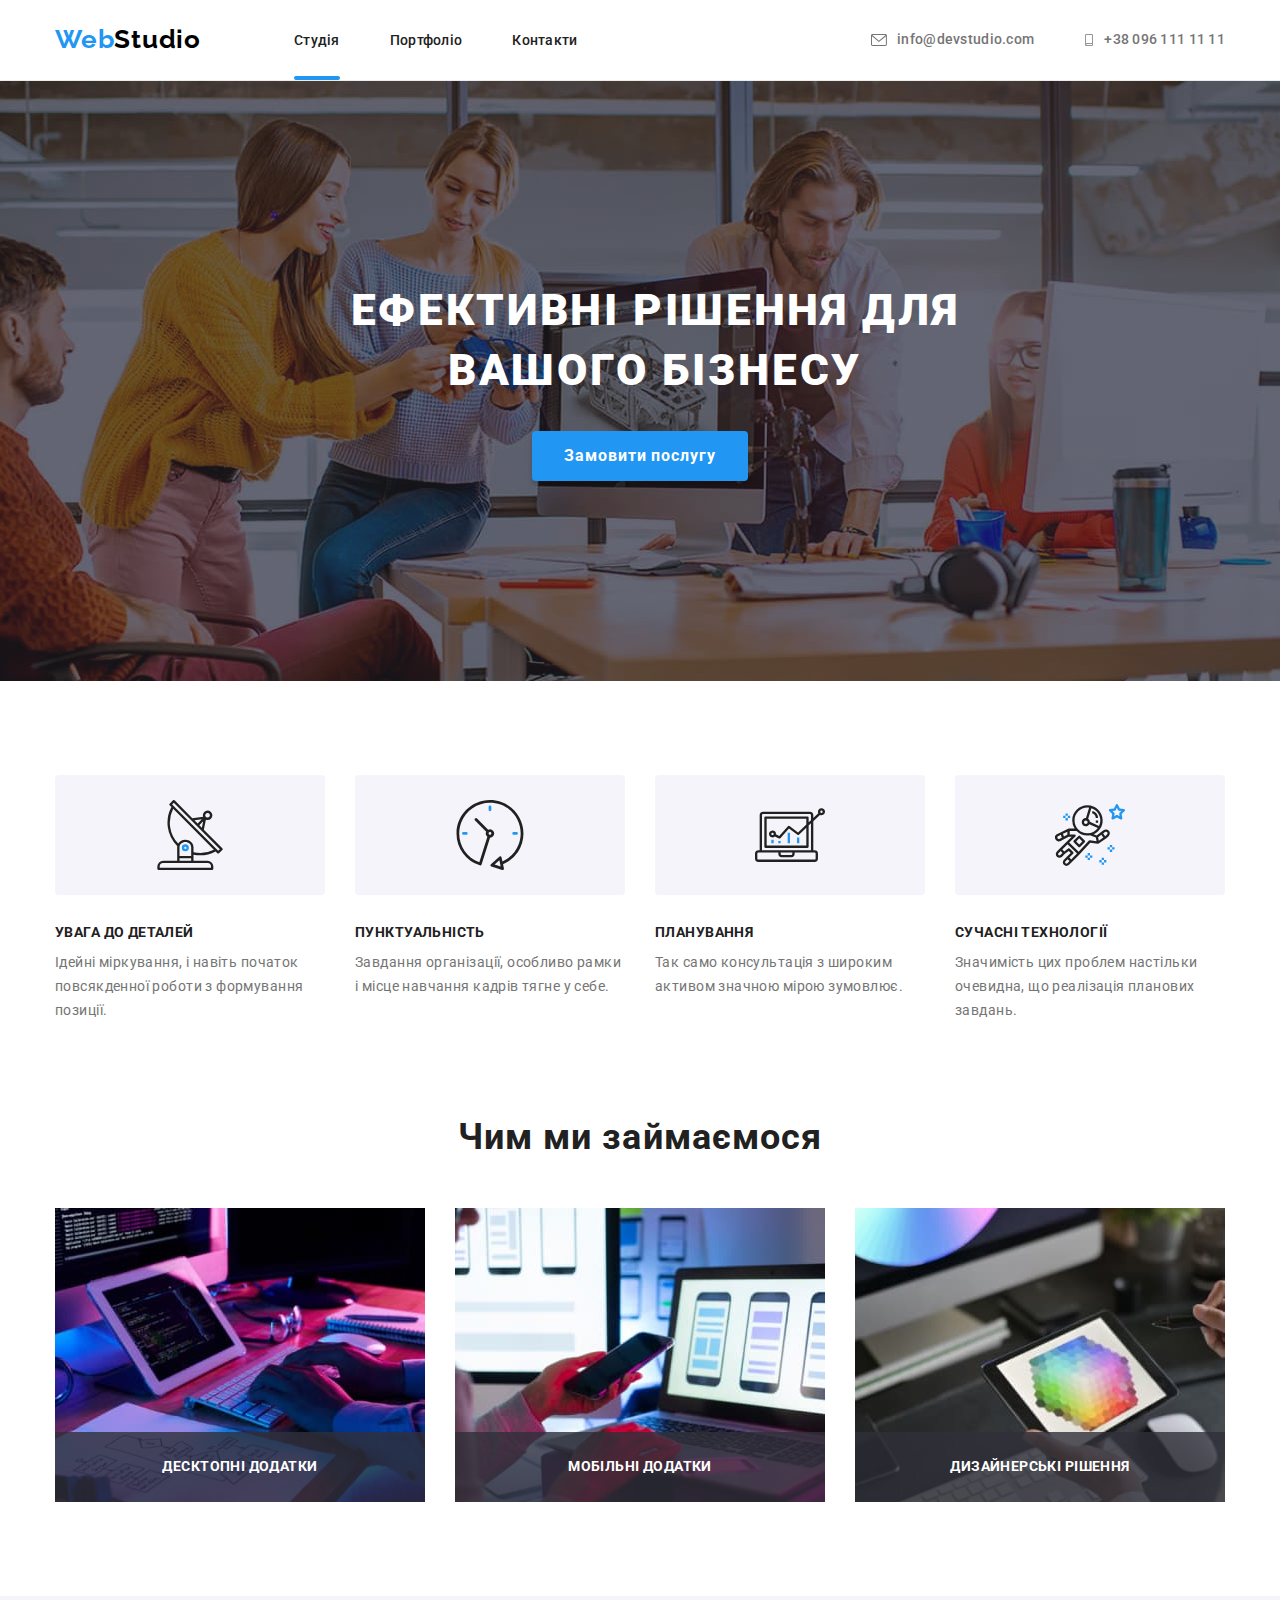
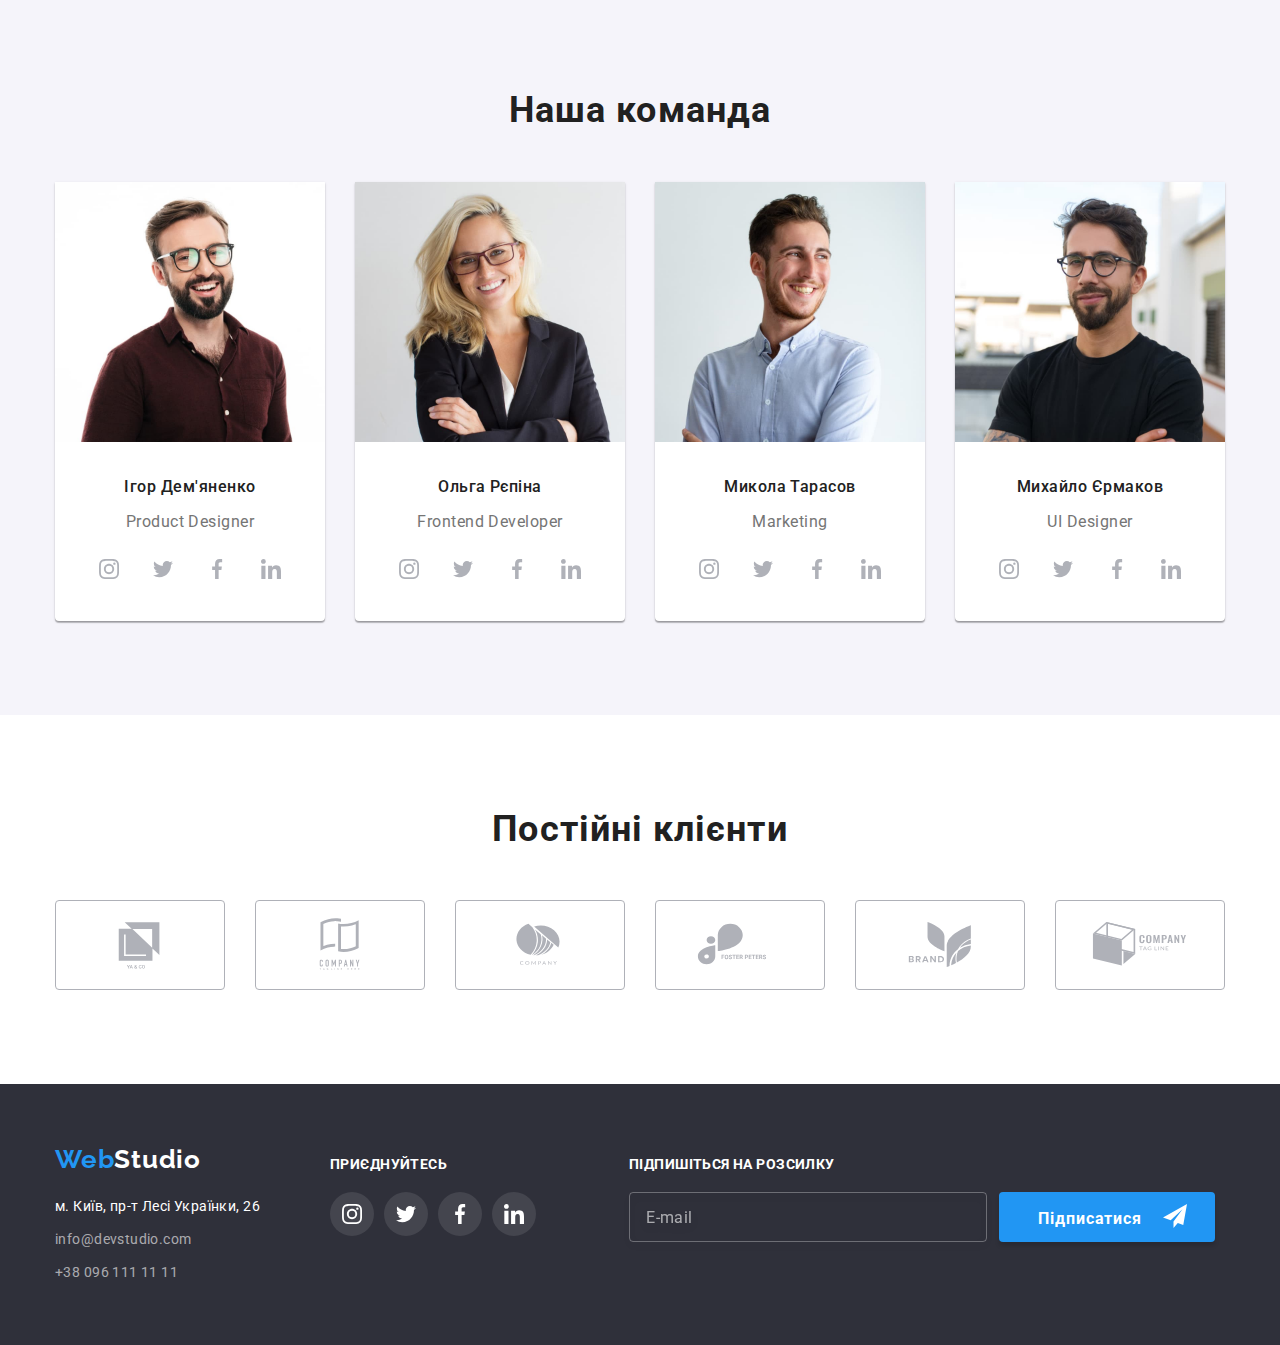
<file: index.html>
<!DOCTYPE html>
<html lang="uk">
  <head>
    <meta charset="UTF-8" />
    <meta http-equiv="X-UA-Compatible" content="IE=edge" />
    <meta name="viewport" content="width=device-width, initial-scale=1.0" />
    <title>Студія</title>
    <link
      rel="stylesheet"
      href="https://cdnjs.cloudflare.com/ajax/libs/modern-normalize/1.1.0/modern-normalize.min.css"
    />
    <link rel="preconnect" href="https://fonts.googleapis.com" />
    <link rel="preconnect" href="https://fonts.gstatic.com" crossorigin />
    <link
      href="https://fonts.googleapis.com/css2?family=Raleway:wght@700&family=Roboto:wght@400;500;700;900&display=swap"
      rel="stylesheet"
    />
    <!-- <link rel="stylesheet" href="./css/styles.css"/> -->
    <link rel="stylesheet" href="./css/main.min.css"/>
  </head>
  <body class="body">
    <header class="top">
      <div class="container header-container">
        <nav class="header-nav">
          <a href="./index.html" class="logo"
            ><span class="logo-text">Web</span>Studio</a
          >
          <ul class="list nav">
            <li><a href="./index.html" class="site-nav site-nav--current">Студія</a></li>
            <li><a href="./portfolio.html" class="site-nav">Портфоліо</a></li>
            <li><a href="" class="site-nav">Контакти</a></li>
          </ul>
        </nav>
        <div class="header-contacts">
          <a href="mailto:info@devstudio.com" class="contacts mail"
            ><svg class="mail-icon" width="16" height="12">
              <use href="./images/icons.svg#icon-envelope"></use>
            </svg>info@devstudio.com</a>
          <a href="tel:+380961111111" class="contacts phone">
            <svg class="phone-icon" width="10" height="12">
              <use href="./images/icons.svg#icon-smartphone"></use>
            </svg>+38 096 111 11 11</a>
        </div>
      </div>
    </header>
    <main>
      <section class="section hero overlay">
        <div class="container">
          <h1 class="hero-heading">Ефективні рішення для вашого бізнесу</h1>
          <button type="button" class="hero-button" data-modal-open>Замовити послугу</button>
        </div>
      </section>
      <section class="section benefits">
        <div class="container">
          <h2 class="invisible">Наші переваги</h2>
          <ul class="list list-ideograph">
            <li class="list-ideograph__item">
              <div class="list-ideograph__ill">
                <svg width="70" height="70">
                  <use href="./images/icons.svg#icon-antenna"></use>
                </svg>
              </div>

              <h3 class="list-ideograph__head">УВАГА ДО ДЕТАЛЕЙ</h3>
              <p class="list-ideograph__description">
                Ідейні міркування, і навіть початок повсякденної роботи з
                формування позиції.
              </p>
            </li>
            <li class="list-ideograph__item">
              <div class="list-ideograph__ill">
                <svg width="70" height="70">
                  <use href="./images/icons.svg#icon-clock"></use>
                </svg>
              </div>

              <h3 class="list-ideograph__head">ПУНКТУАЛЬНІСТЬ</h3>
              <p class="list-ideograph__description">
                Завдання організації, особливо рамки і місце навчання кадрів
                тягне у себе.
              </p>
            </li>
            <li class="list-ideograph__item">
              <div class="list-ideograph__ill">
                <svg width="70" height="70">
                  <use href="./images/icons.svg#icon-diagram"></use>
                </svg>
              </div>

              <h3 class="list-ideograph__head">ПЛАНУВАННЯ</h3>
              <p class="list-ideograph__description">
                Так само консультація з широким активом значною мірою зумовлює.
              </p>
            </li>
            <li class="list-ideograph__item">
              <div class="list-ideograph__ill">
                <svg width="70" height="70">
                  <use href="./images/icons.svg#icon-astronaut"></use>
                </svg>
              </div>

              <h3 class="list-ideograph__head">СУЧАСНІ ТЕХНОЛОГІЇ</h3>
              <p class="list-ideograph__description">
                Значимість цих проблем настільки очевидна, що реалізація
                планових завдань.
              </p>
            </li>
          </ul>
        </div>
      </section>
      <section class="section">
        <div class="container captioned-image">
          <h2 class="captioned-image__section-head">Чим ми займаємося</h2>
          <ul class="list captioned-image__list">
            <li class="captioned-image__item">
              <div class="captioned-image__products">
                <img
                src="./images/img1.jpg"
                alt="Руки людини на клавіатурі при роботі з планшетом та комп'ютером"
                width="370" 
                class="captioned-image__img"/>
              <h3 class="captioned-image__head">Десктопні додатки</h3>
              </div>
            </li>
            <li class="captioned-image__item">
              <div class="captioned-image__products">
                 <img
                src="./images/img2.jpg"
                alt="У руці людини телефон, інша на тачпаді ноутбука"
                width="370" 
                class="captioned-image__img"/>
              <h3 class="captioned-image__head">Мобільні додатки</h3>
              </div> 
            </li>
            <li class="captioned-image__item">
              <div class="captioned-image__products">
                <img src="./images/img3.jpg" alt="Планшет у руках" 
                width="370" 
                class="captioned-image__img" />
              <h3 class="captioned-image__head">Дизайнерські рішення</h3>
              </div>
            </li>
          </ul>
        </div>
      </section>
        <section class="section team-section">
        <div class="container">
          <h2 class="team">Наша команда</h2>
          <ul class="list list-team">
            <li class="team-item">
              <img
                src="./images/ihor.jpg"
                alt="Ігор Дем'яненко"
                width="270"
                class="img-member"
              />
              <div class="card-description">
                <h3 class="team-member">Ігор Дем'яненко</h3>
                <p class="position">Product Designer</p>
                <ul class="member-soc-list list">
                  <li class="member-soc-item">
                    <a
                      href=""
                      target="_blank"
                      rel="noreferrer noopener"
                      class="member-soc-link link"
                    >
                      <svg class="member-soc-icon" width="20" height="20">
                        <use href="./images/icons.svg#icon-instagram"></use>
                      </svg>
                    </a>
                  </li>
                  <li class="member-soc-item">
                    <a
                      href=""
                      target="_blank"
                      rel="noreferrer noopener"
                      class="member-soc-link link"
                    >
                      <svg class="member-soc-icon" width="20" height="20">
                        <use href="./images/icons.svg#icon-twitter"></use>
                      </svg>
                    </a>
                  </li>
                  <li class="member-soc-item">
                    <a
                      href=""
                      target="_blank"
                      rel="noreferrer noopener"
                      class="member-soc-link link"
                    >
                      <svg class="member-soc-icon" width="20" height="20">
                        <use href="./images/icons.svg#icon-facebook"></use>
                      </svg>
                    </a>
                  </li>
                  <li class="member-soc-item">
                    <a
                      href=""
                      target="_blank"
                      rel="noreferrer noopener"
                      class="member-soc-link link"
                    >
                      <svg class="member-soc-icon" width="20" height="20">
                        <use href="./images/icons.svg#icon-linkedin"></use>
                      </svg>
                    </a>
                  </li>
                </ul>
              </div>
            </li>
            <li class="team-item">
              <img
                src="./images/olha.jpg"
                alt="Ольга Рєпіна"
                width="270"
                class="img-member"
              />
              <div class="card-description">
                <h3 class="team-member">Ольга Рєпіна</h3>
                <p class="position">Frontend Developer</p>
                <ul class="member-soc-list list">
                  <li class="member-soc-item">
                    <a
                      href=""
                      target="_blank"
                      rel="noreferrer noopener"
                      class="member-soc-link link"
                    >
                      <svg class="member-soc-icon" width="20" height="20">
                        <use href="./images/icons.svg#icon-instagram"></use>
                      </svg>
                    </a>
                  </li>
                  <li class="member-soc-item">
                    <a
                      href=""
                      target="_blank"
                      rel="noreferrer noopener"
                      class="member-soc-link link"
                    >
                      <svg class="member-soc-icon" width="20" height="20">
                        <use href="./images/icons.svg#icon-twitter"></use>
                      </svg>
                    </a>
                  </li>
                  <li class="member-soc-item">
                    <a
                      href=""
                      target="_blank"
                      rel="noreferrer noopener"
                      class="member-soc-link link"
                    >
                      <svg class="member-soc-icon" width="20" height="20">
                        <use href="./images/icons.svg#icon-facebook"></use>
                      </svg>
                    </a>
                  </li>
                  <li class="member-soc-item">
                    <a
                      href=""
                      target="_blank"
                      rel="noreferrer noopener"
                      class="member-soc-link link"
                    >
                      <svg class="member-soc-icon" width="20" height="20">
                        <use href="./images/icons.svg#icon-linkedin"></use>
                      </svg>
                    </a>
                  </li>
                </ul>
              </div>
            </li>
            <li class="team-item">
              <img
                src="./images/mykola.jpg"
                alt="Микола Тарасов"
                width="270"
                class="img-member"
              />
              <div class="card-description">
                <h3 class="team-member">Микола Тарасов</h3>
                <p class="position">Marketing</p>
                <ul class="member-soc-list list">
                  <li class="member-soc-item">
                    <a
                      href=""
                      target="_blank"
                      rel="noreferrer noopener"
                      class="member-soc-link link"
                    >
                      <svg class="member-soc-icon" width="20" height="20">
                        <use href="./images/icons.svg#icon-instagram"></use>
                      </svg>
                    </a>
                  </li>
                  <li class="member-soc-item">
                    <a
                      href=""
                      target="_blank"
                      rel="noreferrer noopener"
                      class="member-soc-link link"
                    >
                      <svg class="member-soc-icon" width="20" height="20">
                        <use href="./images/icons.svg#icon-twitter"></use>
                      </svg>
                    </a>
                  </li>
                  <li class="member-soc-item">
                    <a
                      href=""
                      target="_blank"
                      rel="noreferrer noopener"
                      class="member-soc-link link"
                    >
                      <svg class="member-soc-icon" width="20" height="20">
                        <use href="./images/icons.svg#icon-facebook"></use>
                      </svg>
                    </a>
                  </li>
                  <li class="member-soc-item">
                    <a
                      href=""
                      target="_blank"
                      rel="noreferrer noopener"
                      class="member-soc-link link"
                    >
                      <svg class="member-soc-icon" width="20" height="20">
                        <use href="./images/icons.svg#icon-linkedin"></use>
                      </svg>
                    </a>
                  </li>
                </ul>
              </div>
            </li>
            <li class="team-item">
              <img
                src="./images/mykhailo.jpg"
                alt="Михайло Єрмаков"
                width="270"
                class="img-member"
              />
              <div class="card-description">
                <h3 class="team-member">Михайло Єрмаков</h3>
                <p class="position">UI Designer</p>
                <ul class="member-soc-list list">
                  <li class="member-soc-item">
                    <a
                      href=""
                      target="_blank"
                      rel="noreferrer noopener"
                      class="member-soc-link link"
                    >
                      <svg class="member-soc-icon" width="20" height="20">
                        <use href="./images/icons.svg#icon-instagram"></use>
                      </svg>
                    </a>
                  </li>
                  <li class="member-soc-item">
                    <a
                      href=""
                      target="_blank"
                      rel="noreferrer noopener"
                      class="member-soc-link link"
                    >
                      <svg class="member-soc-icon" width="20" height="20">
                        <use href="./images/icons.svg#icon-twitter"></use>
                      </svg>
                    </a>
                  </li>
                  <li class="member-soc-item">
                    <a
                      href=""
                      target="_blank"
                      rel="noreferrer noopener"
                      class="member-soc-link link"
                    >
                      <svg class="member-soc-icon" width="20" height="20">
                        <use href="./images/icons.svg#icon-facebook"></use>
                      </svg>
                    </a>
                  </li>
                  <li class="member-soc-item">
                    <a
                      href=""
                      target="_blank"
                      rel="noreferrer noopener"
                      class="member-soc-link link"
                    >
                      <svg class="member-soc-icon" width="20" height="20">
                        <use href="./images/icons.svg#icon-linkedin"></use>
                      </svg>
                    </a>
                  </li>
                </ul>
              </div>
            </li>
          </ul>
        </div>
      </section>
      <section class="section roster">
        <div class="container roster__container">
          <h2 class="roster__head">Постійні клієнти</h2>
          <ul class="roster__list list">
            <li class="roster__item">
              <a
                href=""
                target="_blank"
                rel="noreferrer noopener"
                class="roster__link link"
              >
                <svg class="roster__icon" width="106" height="60">
                  <use href="./images/icons.svg#icon-logo1"></use>
                </svg>
              </a>
            </li>
            <li class="roster__item">
              <a
                href=""
                target="_blank"
                rel="noreferrer noopener"
                class="roster__link link"
              >
                <svg class="roster__icon" width="106" height="60">
                  <use href="./images/icons.svg#icon-logo2"></use>
                </svg>
              </a>
            </li>
            <li class="roster__item">
              <a
                href=""
                target="_blank"
                rel="noreferrer noopener"
                class="roster__link link"
              >
                <svg class="roster__icon" width="106" height="60">
                  <use href="./images/icons.svg#icon-logo3"></use>
                </svg>
              </a>
            </li>
            <li class="roster__item">
              <a
                href=""
                target="_blank"
                rel="noreferrer noopener"
                class="roster__link link"
              >
                <svg class="roster__icon" width="106" height="60">
                  <use href="./images/icons.svg#icon-logo4"></use>
                </svg>
              </a>
            </li>
            <li class="roster__item">
              <a
                href=""
                target="_blank"
                rel="noreferrer noopener"
                class="roster__link link"
              >
                <svg class="roster__icon" width="106" height="60">
                  <use href="./images/icons.svg#icon-logo5"></use>
                </svg>
              </a>
            </li>
            <li class="roster__item">
              <a
                href=""
                target="_blank"
                rel="noreferrer noopener"
                class="roster__link link"
              >
                <svg class="roster__icon" width="106" height="60">
                  <use href="./images/icons.svg#icon-logo6"></use>
                </svg>
              </a>
            </li>
          </ul>
        </div>
      </section>
    </main>
    <footer class="footer">
      <div class="container">
        <div class="logo-adress-container">
          <a href="./index.html" class="logo-down"
            ><span class="logo-text">Web</span>Studio</a
          >
          <address>
            <p class="adress">м. Київ, пр-т Лесі Українки, 26</p>
            <a href="mailto:info@devstudio.com" class="contacts-down"
              >info@devstudio.com</a
            >
            <a href="tel:+380961111111" class="contacts-down no-margin"
              >+38 096 111 11 11</a
            >
          </address>
        </div>
        <div class="company-soc-link">
          <p class="join-in">Приєднуйтесь</p>
          <ul class="soc-list list">
            <li class="soc-item">
              <a
                href=""
                target="_blank"
                rel="noreferrer noopener"
                class="soc-item-link"
              >
                <svg class="soc-item-icon" width="20" height="20">
                  <use href="./images/icons.svg#icon-instagram"></use>
                </svg>
              </a>
            </li>
            <li class="soc-item">
              <a
                href=""
                target="_blank"
                rel="noreferrer noopener"
                class="soc-item-link"
              >
                <svg class="soc-item-icon" width="20" height="20">
                  <use href="./images/icons.svg#icon-twitter"></use>
                </svg>
              </a>
            </li>
            <li class="soc-item">
              <a
                href=""
                target="_blank"
                rel="noreferrer noopener"
                class="soc-item-link"
              >
                <svg class="soc-item-icon" width="20" height="20">
                  <use href="./images/icons.svg#icon-facebook"></use>
                </svg>
              </a>
            </li>
            <li class="soc-item">
              <a
                href=""
                target="_blank"
                rel="noreferrer noopener"
                class="soc-item-link">
                <svg class="soc-item-icon" width="20" height="20">
                  <use href="./images/icons.svg#icon-linkedin"></use>
                </svg>
              </a>
            </li>
          </ul>
        </div>
        <div class="subscribe">
          <p class="submit">Підпишiться на розсилку</p>
          <form class="subscribe-form">
            <input type="email" placeholder="E-mail" name="email-subscribe" class="subscribe-input">
            <button type="submit" class="subscribe-button">Підписатися</button>
            <svg class="subscribe-button-icon" width="24px" height="24px">
              <use href="./images/icons.svg#icon-send"></use>
            </svg>
          </form>
        </div>
      </div>
    </footer>
    <div class="backdrop is-hidden" data-modal>
      <div class="modal">
        <button type="button" class="modal-close" data-modal-close>
          <svg class="modal-close-icon" width="18" height="18">
            <use href="./images/icons.svg#icon-close" ></use>
          </svg>
        </button>
        <p class="modal-title">Залиште свої дані, ми Вам передзвонимо</p>
        <form action="" class="modal-form">
          <label for="user-name" class="label-text">Ім'я</label>
          <div class="input-wrap">
            <input type="text" name="user-name" id="user-name" class="modal-input">
          <svg class="modal-icon" width="18" height="18">
            <use href="./images/icons.svg#icon-person-modal"></use>
          </svg>
          </div>
          
          <label for="user-phone" class="label-text">Телефон</label>
          <div class="input-wrap">
            <input type="phone" name="user-phone" id="user-phone" class="modal-input">
          <svg class="modal-icon" width="18" height="18">
            <use href="./images/icons.svg#icon-phone-modal"></use>
          </svg>
          </div>
          
          <label for="user-email" class="label-text">Пошта</label>
          <div class="input-wrap">
            <input type="email" name="user-email" id="user-email" class="modal-input">
          <svg class="modal-icon" width="18" height="18">
            <use href="./images/icons.svg#icon-email-modal"></use>
          </svg>
          </div>
          <div class="comment-block">
            <label for="user-comment" class="label-text">Коментар</label>
          <textarea name="user-comment" id="user-comment" class="modal-input comment" placeholder="Введіть текст"></textarea>
          </div>
          <div class="condition-check-box">
            <input type="checkbox" name="contract" id="contract" class="input-checkbox invisible">
          <label for="contract" class="checkbox-text"><span>
             <svg class="check-icon" width="16" height="15">
              <use href="./images/icons.svg#icon-check"></use>
             </svg>
          </span>Погоджуюся з розсилкою та приймаю<a href="" target="_blank" class="condition">Умови договору</a></label>
          </div>
          <button type="submit" class="modal-button">Відправити</button>
        </form>
      </div>
    </div>
    <script src="./js/modal.js"></script>
  </body>
</html>
</file>
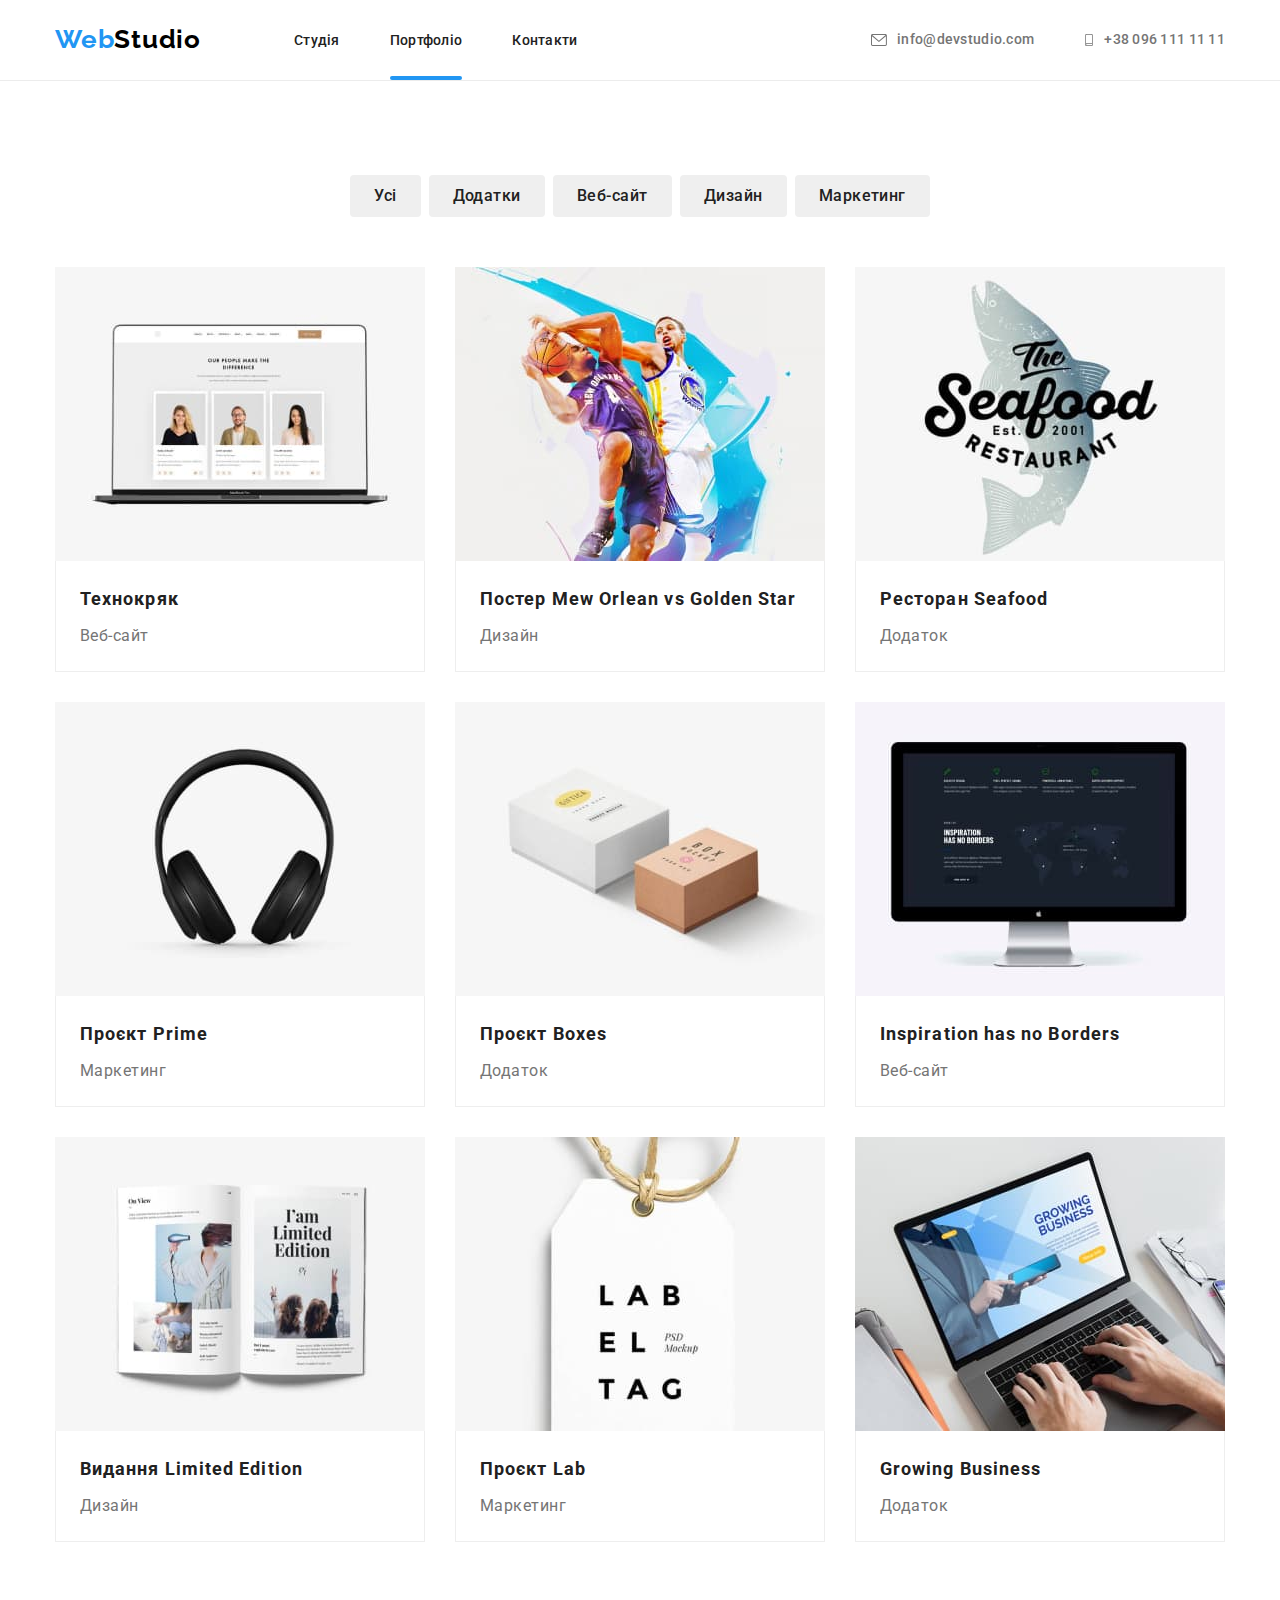
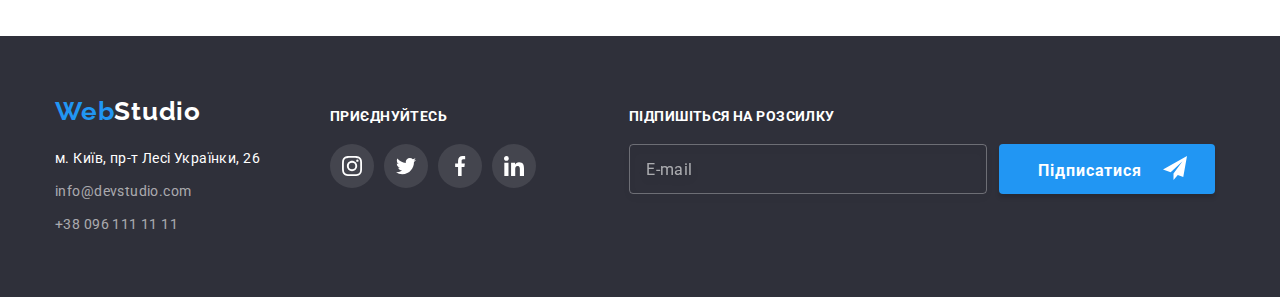
<file: portfolio.html>
<!DOCTYPE html>
<html lang="uk">
  <head>
    <meta charset="UTF-8" />
    <meta http-equiv="X-UA-Compatible" content="IE=edge" />
    <meta name="viewport" content="width=device-width, initial-scale=1.0" />
    <title>Студія</title>
    <link
      rel="stylesheet"
      href="https://cdnjs.cloudflare.com/ajax/libs/modern-normalize/1.1.0/modern-normalize.min.css"
    />
    <link rel="preconnect" href="https://fonts.googleapis.com" />
    <link rel="preconnect" href="https://fonts.gstatic.com" crossorigin />
    <link
      href="https://fonts.googleapis.com/css2?family=Raleway:wght@700&family=Roboto:wght@400;500;700;900&display=swap"
      rel="stylesheet"
    />
    <!-- <link rel="stylesheet" href="./css/styles.css"/> -->
    <link rel="stylesheet" href="./css/main.min.css"/>
  </head>
  <body>
    <header class="top">
      <div class="container header-container">
        <nav class="header-nav">
          <a href="./index.html" class="logo"
            ><span class="logo-text">Web</span>Studio</a
          >
          <ul class="list nav">
            <li><a href="./index.html" class="site-nav">Студія</a></li>
            <li><a href="./portfolio.html" class="site-nav site-nav--current">Портфоліо</a></li>
            <li><a href="" class="site-nav">Контакти</a></li>
          </ul>
        </nav>
        <div class="header-contacts">
          <a href="mailto:info@devstudio.com" class="contacts mail"
            ><svg class="mail-icon" width="16" height="12">
              <use href="./images/icons.svg#icon-envelope"></use>
            </svg>
            info@devstudio.com</a
          >
          <a href="tel:+380961111111" class="contacts phone">
            <svg class="phone-icon" width="10" height="12">
              <use href="./images/icons.svg#icon-smartphone"></use></svg>+38 096 111 11 11</a>
        </div>
      </div>
    </header>
    <main>
      <section class="section">
        <div class="container">
          <h1 class="invisible">Наші роботи</h1>
          <ul class="list button-list">
            <li class="button-item">
              <button type="button" class="portfolio-button">Усі</button>
            </li>
            <li class="button-item">
              <button type="button" class="portfolio-button">Додатки</button>
            </li>
            <li class="button-item">
              <button type="button" class="portfolio-button">Веб-сайт</button>
            </li>
            <li class="button-item">
              <button type="button" class="portfolio-button">Дизайн</button>
            </li>
            <li class="button-item">
              <button type="button" class="portfolio-button">Маркетинг</button>
            </li>
          </ul>
          <ul class="list card-list">
            <li class="card">
              <div class="card-overlay"> <img
                src="./images/portfolio1.jpg"
                alt="Екран ноутбука"
                width="370"
                height="294"
                class="img-portfolio"/>
              <p class="card-overlay-text"> Ресурс пропонує комплексні пропозиції з різним рівнем функціоналу та сервісів. Все це дозволить відвідувачу отримати вичерпні відомості про компанію чи приватну особу.</p>
              </div>
              
              <div class="card-bottom">
                <h2 class="list-item">Технокряк</h2>
                <p class="item-description">Веб-сайт</p>
              </div>
            </li>
            <li class="card">
              <div class="card-overlay"><img
                src="./images/portfolio2.jpg"
                alt="Люди грають у баскетбол"
                width="370"
                height="294"
                class="img-portfolio"/>
              <p class="card-overlay-text"> Ресурс пропонує комплексні пропозиції з різним рівнем функціоналу та сервісів. Все це дозволить відвідувачу отримати вичерпні відомості про компанію чи приватну особу.</p>
              </div>
              
              <div class="card-bottom">
                <h2 class="list-item">Постер Mew Orlean vs Golden Star</h2>
                <p class="item-description">Дизайн</p>
              </div>
            </li>
            <li class="card">
              <div class="card-overlay"><img
                src="./images/portfolio3.jpg"
                alt="Постер"
                width="370"
                height="294"
                class="img-portfolio"/>
              <p class="card-overlay-text"> Ресурс пропонує комплексні пропозиції з різним рівнем функціоналу та сервісів. Все це дозволить відвідувачу отримати вичерпні відомості про компанію чи приватну особу.</p>
              </div>
              
              <div class="card-bottom">
                <h2 class="list-item">Ресторан Seafood</h2>
                <p class="item-description">Додаток</p>
              </div>
            </li>
            <li class="card">
              <div class="card-overlay"><img
                src="./images/portfolio4.jpg"
                alt="Навушники"
                width="370"
                height="294"
                class="img-portfolio"/>
              <p class="card-overlay-text"> Ресурс пропонує комплексні пропозиції з різним рівнем функціоналу та сервісів. Все це дозволить відвідувачу отримати вичерпні відомості про компанію чи приватну особу.</p>
              </div>
              
              <div class="card-bottom">
                <h2 class="list-item">Проєкт Prime</h2>
                <p class="item-description">Маркетинг</p>
              </div>
            </li>
            <li class="card">
              <div class="card-overlay"><img
                src="./images/portfolio5.jpg"
                alt="Коробки"
                width="370"
                height="294"
                class="img-portfolio"/>
              <p class="card-overlay-text"> Ресурс пропонує комплексні пропозиції з різним рівнем функціоналу та сервісів. Все це дозволить відвідувачу отримати вичерпні відомості про компанію чи приватну особу.</p>
              </div>
              
              <div class="card-bottom">
                <h2 class="list-item">Проєкт Boxes</h2>
                <p class="item-description">Додаток</p>
              </div>
            </li>
            <li class="card">
              <div class="card-overlay"><img
                src="./images/portfolio6.jpg"
                alt="Монітор десктопа"
                width="370"
                height="294"
                class="img-portfolio"/>
              <p class="card-overlay-text"> Ресурс пропонує комплексні пропозиції з різним рівнем функціоналу та сервісів. Все це дозволить відвідувачу отримати вичерпні відомості про компанію чи приватну особу.</p>
              </div>
              
              <div class="card-bottom">
                <h2 class="list-item">Inspiration has no Borders</h2>
                <p class="item-description">Веб-сайт</p>
              </div>
            </li>
            <li class="card">
              <div class="card-overlay"><img
                src="./images/portfolio7.jpg"
                alt="Розгорнутий буклет"
                width="370"
                height="294"
                class="img-portfolio"/>
              <p class="card-overlay-text"> Ресурс пропонує комплексні пропозиції з різним рівнем функціоналу та сервісів. Все це дозволить відвідувачу отримати вичерпні відомості про компанію чи приватну особу.</p>
              </div>
              
              <div class="card-bottom">
                <h2 class="list-item">Видання Limited Edition</h2>
                <p class="item-description">Дизайн</p>
              </div>
            </li>
            <li class="card">
              <div class="card-overlay"><img
                src="./images/portfolio8.jpg"
                alt="Ярлик"
                width="370"
                height="294"
                class="img-portfolio"/>
              <p class="card-overlay-text"> Ресурс пропонує комплексні пропозиції з різним рівнем функціоналу та сервісів. Все це дозволить відвідувачу отримати вичерпні відомості про компанію чи приватну особу.</p>
              </div>
              
              <div class="card-bottom">
                <h2 class="list-item">Проєкт Lab</h2>
                <p class="item-description">Маркетинг</p>
              </div>
            </li>
            <li class="card">
              <div class="card-overlay"><img
                src="./images/portfolio9.jpg"
                alt="робота з ноутбуком"
                width="370"
                height="294"
                class="img-portfolio"/>
              <p class="card-overlay-text"> Ресурс пропонує комплексні пропозиції з різним рівнем функціоналу та сервісів. Все це дозволить відвідувачу отримати вичерпні відомості про компанію чи приватну особу.</p>
              </div>
              
              <div class="card-bottom">
                <h2 class="list-item">Growing Business</h2>
                <p class="item-description">Додаток</p>
              </div>
            </li>
          </ul>
        </div>
      </section>
    </main>
     <footer class="footer">
      <div class="container">
        <div class="logo-adress-container">
          <a href="./index.html" class="logo-down"
            ><span class="logo-text">Web</span>Studio</a
          >
          <address>
            <p class="adress">м. Київ, пр-т Лесі Українки, 26</p>
            <a href="mailto:info@devstudio.com" class="contacts-down"
              >info@devstudio.com</a
            >
            <a href="tel:+380961111111" class="contacts-down no-margin"
              >+38 096 111 11 11</a
            >
          </address>
        </div>
        <div class="company-soc-link">
          <p class="join-in">Приєднуйтесь</p>
          <ul class="soc-list list">
            <li class="soc-item">
              <a
                href=""
                target="_blank"
                rel="noreferrer noopener"
                class="soc-item-link"
              >
                <svg class="soc-item-icon" width="20" height="20">
                  <use href="./images/icons.svg#icon-instagram"></use>
                </svg>
              </a>
            </li>
            <li class="soc-item">
              <a
                href=""
                target="_blank"
                rel="noreferrer noopener"
                class="soc-item-link"
              >
                <svg class="soc-item-icon" width="20" height="20">
                  <use href="./images/icons.svg#icon-twitter"></use>
                </svg>
              </a>
            </li>
            <li class="soc-item">
              <a
                href=""
                target="_blank"
                rel="noreferrer noopener"
                class="soc-item-link"
              >
                <svg class="soc-item-icon" width="20" height="20">
                  <use href="./images/icons.svg#icon-facebook"></use>
                </svg>
              </a>
            </li>
            <li class="soc-item">
              <a
                href=""
                target="_blank"
                rel="noreferrer noopener"
                class="soc-item-link">
                <svg class="soc-item-icon" width="20" height="20">
                  <use href="./images/icons.svg#icon-linkedin"></use>
                </svg>
              </a>
            </li>
          </ul>
        </div>
        <div class="subscribe">
          <p class="submit">Підпишiться на розсилку</p>
          <form class="subscribe-form">
            <input type="email" placeholder="E-mail" name="email-subscribe" class="subscribe-input">
            <button type="submit" class="subscribe-button">Підписатися</button>
            <svg class="subscribe-button-icon" width="24px" height="24px">
              <use href="./images/icons.svg#icon-send"></use>
            </svg>
          </form>
        </div>
      </div>
    </footer>
  </body>
</html>
</file>
<file: css/styles.css>
:root {
  --primary-text-color: #757575;
  --title-text-color: #212121;
  --hover-focus-color: #2196f3;
  --background-color: #ffffff;
  --background-colot-footer: #2f303a;
  --secondary-background-color:  #F5F4FA
}

body {
  background-color: var(--background-color-body);
  color: var(--primary-text-color);
  font-family: "Roboto", sans-serif;
}

/* header */

.top {
 background-color: var(--background-color-header);
 border-bottom: 1px solid #ECECEC;
}

.container{
margin-left:auto ;
margin-right: auto;
width: 1200px;
padding-left: 15px;
padding-right: 15px;
}

.section{
  padding-top: 94px;
  padding-bottom: 94px;
  background-color: var(--background-color);
 
}
.header-container{
  display: flex;
  align-items: center;
  
}
.header-nav{
  display: flex;
  align-items: center;
}
.contacts{
  display: flex;
}

.mail,
.phone{
  display: flex;
  align-items: center;
  justify-content: center;
  transition-property: color;
  transition-duration: 250ms;
  transition-timing-function: cubic-bezier(0.4, 0, 0.2, 1);

}


.mail-icon,
.phone-icon{
  margin-right: 10px;
  fill: var(--primary-text-color);
  transition-property: fill;
  transition-duration: 250ms;
  transition-timing-function: cubic-bezier(0.4, 0, 0.2, 1);
}




.hero{
  text-align: center;
  background-color: #2F303A;
}

.overlay{
  min-height: 600px;
  max-width: 1600px;
  margin-left: auto;
  margin-right: auto;
  background-image: linear-gradient(rgba(47, 48, 58, 0.4), rgba(47, 48, 58, 0.4)),
  url(../images/hero-img.jpg);
  background-repeat: no-repeat;
  background-size: cover;
  background-position: center;

}
.logo {
  color: #000000;
  font-family: "Raleway";
  font-weight: 700;
  font-size: 26px;
  line-height: 1.19;
  letter-spacing: 0.03em;
  text-decoration: none;
  margin-right: 93px;
  padding-top: 24px;
  padding-bottom: 25px;
}

.logo-text {
  color: #2196f3;
}

/* .list - клас для вибіркового зняття маркерів списку */
.list {
  list-style: none;
  margin-top: 0px;
  margin-bottom: 0px;
  padding-left: 0px;
}
.list.nav{

}

.header-contacts{
  display: flex;
  margin-left: auto;
  gap: 50px;
}
.nav{
  display: flex;
  gap: 50px;

}

 

.site-nav {
  position: relative;
  font-weight: 500;
  font-size: 14px;
  line-height: 1.14;
  letter-spacing: 0.02em;
  color: var(--title-text-color);
  padding-top: 32px;
  padding-bottom: 32px;
  transition-property: color;
  transition-duration: 250ms;
  transition-timing-function: cubic-bezier(0.4, 0, 0.2, 1);
  

  
}

.site-nav--current::after  {
  content:'';
  position: absolute;
  display: block;
  width: 100%;
  height: 4px;
  border-radius: 2px;
  background-color: var(--hover-focus-color);
  bottom: 0px;
}

.contacts {
  font-weight: 500;
  font-size: 14px;
  line-height: 1.14;
  letter-spacing: 0.02em;
  color: var(--primary-text-color);
  padding-top: 32px;
  padding-bottom: 32px;
}

.site-nav:hover,
.site-nav:focus {
  color: var(--hover-focus-color);
}
.mail:hover,
.mail:focus,
.phone:hover,
.phone:focus,
.contacts-down:hover,
.contacts-down:focus
 {
  color: var(--hover-focus-color);
}

.mail:hover .mail-icon,
.phone:hover .phone-icon,
.mail:focus .mail-icon,
.phone:focus .phone-icon{
  fill: var(--hover-focus-color);
}

.site-nav,
.contacts,
.contacts-down {
  text-decoration: none;
}

/* hero */
.section.hero{
  padding-top: 200px;
  padding-bottom: 200px;
}

.hero{
  text-align: center;
}
.hero-heading {
  font-family: inherit;
  font-weight: 900;
  font-size: 44px;
  line-height: 1.36;
  text-align: center;
  letter-spacing: 0.06em;
  text-transform: uppercase;
  margin-top: 0px;
margin-bottom: 30px;
  color: #FFFFFF;
  min-width: 696px;
}
.hero .container{
  width: 696px;
  display: block;
}
.hero-button,
.modal-button,
.subscribe-button
 {
  cursor: pointer;
  font-family: "Roboto", sans-serif;
  font-weight: 700;
  font-size: 16px;
  line-height: 1.88;
  display: inline-block;
  align-items: center;
  text-align: center;
  letter-spacing: 0.06em;
  color: #ffffff;
  background-color: #2196f3;
  border-color: transparent;
  min-width: 216px;
  height: 50px;
  border-radius: 4px;
  box-shadow: 0px 4px 4px rgba(0, 0, 0, 0.15);
  transition-property:background-color;
  transition-duration: 250ms;
  transition-timing-function: cubic-bezier(0.4, 0, 0.2, 1);
  
}
.hero-button:hover,
.hero-button:focus,
.modal-button:hover,
.modal-button:focus,
.subscribe-button:hover,
.subscribe-button:focus
{
 background-color: #188CE8;
}

/* advantages */
.section.benefits{
  padding-bottom: 0px;
}
.advantages {
  font-weight: 700;
  font-size: 14px;
  line-height: 1.14;
  letter-spacing: 0.03em;
  text-transform: uppercase;
  color: var(--title-text-color);
  margin-bottom: 10px;
  margin-top: 0px;
}
.invisible{
  position: absolute;
  width: 1px;
  height: 1px;
  margin: -1px;
  border: 0;
  padding: 0;
  
  white-space: nowrap;
  clip-path: inset(100%);
  clip: rect(0 0 0 0);
  overflow: hidden;
}
.advantages-list{
  display: flex;
  gap: 30px;
  padding-left: 0px;
}
.advantages-description {
  font-size: 14px;
  line-height: 1.71;
  letter-spacing: 0.03em;
  color: var(--primary-text-color);
  margin-top: 0px;
  margin-bottom: 0px;
}
.advantages-item{
  width: calc((100% - 90px) / 4);

}
.bcg-ill{
  display: flex;
  width: 100%;
  height: 120px;
  background-color: var(--secondary-background-color);
  margin-bottom: 30px;
  justify-content: center;
  align-items: center;
  border-radius: 4px;
}


/* our activity & team*/

.activity,
.team,
.clients {
  font-weight: 700;
  font-size: 36px;
  line-height: 1.16;
  text-align: center;
  letter-spacing: 0.03em;
  margin-top: 0px;
  margin-bottom: 50px;

  color: var(--title-text-color);
}
.activity-list{
  display: flex;
  padding-left: 0px;
  gap: 30px;
}

.products{
  position: relative;
}
.product-img{
  display: block;
}
.activity-item{
  width:calc((100% - 60px) / 3);
}
.products-head{
 position: absolute;
  bottom: 0;
  width: 100%;
  font-family: 'Roboto';
font-style: normal;
font-weight: 700;
font-size: 14px;
line-height: 1.14;
text-align: center;
letter-spacing: 0.03em;
text-transform: uppercase;
color: #FFFFFF;
margin-top: 0;
margin-bottom: 0;
height: 70px;
align-items: center;
justify-content: center;
display: flex;

background-color: rgba(47, 48, 58, 0.8);
}

.list-team{
  display: flex;
  gap: 30px;
}
.team-section{
  background-color: #F5F4FA;
}
.team-item{
  width:calc((100%-90px)/4);
  box-shadow: 0px 1px 3px rgba(0, 0, 0, 0.12), 0px 1px 1px rgba(0, 0, 0, 0.14), 0px 2px 1px rgba(0, 0, 0, 0.2);
border-radius: 0px 0px 4px 4px;
background: #FFFFFF;
}
.card-description{
  padding-top: 30px;
  padding-bottom: 30px;
}
.img-member{
  display:inline-block;
}

.team-member {
  font-weight: 500;
  font-size: 16px;
  line-height: 1.19;
  text-align: center;
  letter-spacing: 0.03em;
margin-bottom: 10px;
margin-top: 0px;
  color: var(--title-text-color);
}
.position {
  font-size: 16px;
  line-height: 1.19;
  text-align: center;
  letter-spacing: 0.03em;
  color: var(--primary-text-color);
  margin-bottom: 16px;
}
.member-soc-list {
  display: flex;
  justify-content: center;
  gap: 10px;
}


.member-soc-item {
  width: 44px;
  height: 44px;

}
.member-soc-link {
  width: 100%;
  height: 100%;
  background-color: #ffffff;
  border-radius: 50%;
  display: flex;
  align-items: center;
  justify-content: center;
 transition-property:background-color;
  transition-duration: 250ms;
  transition-timing-function: cubic-bezier(0.4, 0, 0.2, 1);
}


.member-soc-link:hover,
.member-soc-link:focus,
.soc-item-link:hover,
.soc-item-link:focus{
  background-color: var(--hover-focus-color);
}

.member-soc-link:focus .member-soc-icon,
.member-soc-link:hover .member-soc-icon{
  fill: #FFFFFF;
}

.member-soc-icon{
  fill: #AFB1B8;
  transition-property:fill;
  transition-duration: 250ms;
  transition-timing-function: cubic-bezier(0.4, 0, 0.2, 1);

}
.clients{
  margin-bottom: 50px;
}
.clients-list {
  display: flex;
  gap: 30px;
  justify-content: center;

}

.clients-list-item {
  width: calc((100% - 150px) / 6 );
  height: 90px;
}

.clients-item-link {
  width: 100%;
  height: 100%;
  border: 1px solid #AFB1B8;
  border-radius: 4px;
  display: flex;
  align-items: center;
  justify-content: center;
  transition-property:border;
  transition-duration: 250ms;
  transition-timing-function: cubic-bezier(0.4, 0, 0.2, 1);
 
}
.clients-list-icon{
  fill: #AFB1B8;
  transition-property: fill;
  transition-duration: 250ms;
  transition-timing-function: cubic-bezier(0.4, 0, 0.2, 1);
  
}

.clients-item-link:hover,
.clients-item-link:focus{
  border: 1px solid var(--hover-focus-color);
}

.clients-item-link:hover .clients-list-icon,
.clients-item-link:focus .clients-list-icon{
  fill: var(--hover-focus-color);
}

/* сторінка 2 */
.button-list{
  display: flex;
  justify-content: center;
  gap: 8px;
  margin-bottom: 50px;
}

.portfolio-button {
  cursor: pointer;
  font-family: 'Roboto', sans-serif;
  font-style: normal;
  font-weight: 500;
  font-size: 16px;
  line-height: 1.62;
  text-align: center;
  letter-spacing: 0.03em;
  color: var(--title-text-color);
  border-radius: 4px;
  border-color: transparent;
padding-top: 6px; 
padding-bottom: 6px;
padding-left: 22px;
padding-right: 22px;
transition-property: color, background-color, box-shadow;
  transition-duration: 250ms;
  transition-timing-function: cubic-bezier(0.4, 0, 0.2, 1);

}

.portfolio-button:hover,
.portfolio-button:focus {
  color: #ffffff;
  background-color: var(--hover-focus-color);
  box-shadow: 0px 3px 1px rgba(0, 0, 0, 0.1), 0px 1px 2px rgba(0, 0, 0, 0.08), 0px 2px 2px rgba(0, 0, 0, 0.12);
}
.card-list{
  display: flex;
  flex-wrap: wrap;
gap: 30px;
}
.card{
  width: calc(( 100% - 60px ) / 3 );
  transition-property:box-shadow;
  transition-duration: 250ms;
  transition-timing-function: cubic-bezier(0.4, 0, 0.2, 1);

}
.card:hover{
  box-shadow: 0px 1px 1px rgba(0, 0, 0, 0.12), 0px 4px 4px rgba(0, 0, 0, 0.06), 1px 4px 6px rgba(0, 0, 0, 0.16);
}

.card:focus{
box-shadow: 0px 1px 1px rgba(0, 0, 0, 0.12), 0px 4px 4px rgba(0, 0, 0, 0.06), 1px 4px 6px rgba(0, 0, 0, 0.16);
}

.card:hover .card-overlay-text{
  transform: translateY(0);
}

.card:focus .card-overlay-text{
  transform: translateY(0);
} 

.card-overlay{
  position: relative;
  overflow: hidden;
}
.card-overlay-text{
  position: absolute;
  top: 0;
  height: 100%;
  font-family: 'Roboto' sans-serif;
font-style: normal;
font-weight: 400;
font-size: 18px;
line-height: 1.56;
letter-spacing: 0.03em;
  color: #FFFFFF;
  background-color: rgba(33, 150, 243, 0.9);
 padding: 63px 24px;
 transform: translateY(100%);
 transition: transform 250ms cubic-bezier(0.4, 0, 0.2, 1);
 overflow: auto;
 margin: 0px;

}

.img-portfolio{
  display: block;
}

.list-item {
  font-weight: 700;
  font-size: 18px;
  line-height: 2;
  letter-spacing: 0.06em;
margin-top: 0px;
margin-bottom: 4px;


  color: var(--title-text-color);
}

.item-description {
  font-size: 16px;
  line-height: 1.88;
  letter-spacing: 0.03em;
margin-top: 0px;
color: var(--primary-text-color);
margin-bottom: 0px;
}
.card-bottom{
  border-left: 1px solid #EEEEEE;
  border-right: 1px solid #EEEEEE;
  border-bottom: 1px solid #EEEEEE;
  padding-top: 20px;
  padding-bottom: 20px;
  padding-left: 24px;
  padding-right: 24px;
}

.footer {
  background-color: var(--background-colot-footer);

  
}
.footer .container{
  display: flex;
}
.logo-adress-container{
  max-width: 231px;
  margin-right: 70px;
  padding-top: 60px;
  padding-bottom: 60px;
}

.logo-down{
display: inline-block;
font-family: 'Raleway';
font-style: normal;
font-weight: 700;
font-size: 26px;
line-height: 1.19;
letter-spacing: 0.03em;
color: #FFFFFF;
text-decoration: none;
margin-bottom: 20px;
}
.adress {
  font-size: 14px;
  font-style: normal;
  line-height: 1.71;
  letter-spacing: 0.03em;
  color: #ffffff;
  margin-top: 0px ;
  margin-bottom: 9px;
  max-width: 231px;
}

.contacts-down {
  display: block;
  font-size: 14px;
  font-style: normal;
  line-height: 1.71;
  letter-spacing: 0.03em;
  color: rgba(255, 255, 255, 0.6);
  margin-bottom: 9px;
  max-width: 231px;
}
.contacts-down.no-margin{
  margin-bottom: 0px;
}


.company-soc-link {
  padding-top: 72px;
  padding-bottom: 100px;
  margin-right: 93px;
}
.join-in,
.submit {
font-family: 'Roboto';
font-style: normal;
font-weight: 700;
font-size: 14px;
line-height: calc(16/14);
letter-spacing: 0.03em;
text-transform: uppercase;
color: #FFFFFF;
margin-bottom: 20px;
margin-top: 0px;

}
.soc-list {
  display: flex;
  gap: 10px;
  justify-content: center;
}

.soc-item {
  width: 44px;
  height: 44px;
}
.soc-item-link {
  width: 100%;
  height: 100%;
  background-color: rgba(255, 255, 255, 0.1);
  border-radius: 50%;
  display: flex;
  align-items: center;
  justify-content: center;
  transition-property:background-color;
  transition-duration: 250ms;
  transition-timing-function: cubic-bezier(0.4, 0, 0.2, 1);
 
}
.soc-item-icon {
  fill: #ffffff;
}
.subscribe{
  padding-top: 72px;
  padding-bottom: 94px;
}
.subscribe-form{
  position: relative;
  display: flex;
}
.subscribe-input{
  width:358px;
  height: 50px;
  color: rgba(255, 255, 255, 0.6);
  background-color: transparent;
  border: 1px solid rgba(255, 255, 255, 0.3);
filter: drop-shadow(0px 4px 4px rgba(0, 0, 0, 0.15));
border-radius: 4px;
margin-right: 12px;
padding-left: 16px;
padding-right: 16px;
outline: transparent;
transition-property: border-color;
  transition-duration: 250ms;
  transition-timing-function: cubic-bezier(0.4, 0, 0.2, 1);

}

.subscribe-input::placeholder{
  font-family: 'Roboto' sans-serif;
font-style: normal;
font-weight: 400;
font-size: 16px;
line-height: 1.25;
align-items: center;
letter-spacing: 0.03em;
color: rgba(255, 255, 255, 0.6);
}

.subscribe-button{
  display: inline-block;
  flex-wrap: nowrap;
  padding: 10px 62px 10px 28px;
justify-content: center;
align-items: center;
}
.subscribe-button-icon{
  position: absolute;
  right: 28px;
  top: 0;
  transform: translateY(+50%);
  fill:#ffffff
}

.backdrop{
  width: 100%;
  height: 100%;
  background-color: rgba(0, 0, 0, 0.2);
  position: fixed;
  top: 0;
  transition: opacity 250ms cubic-bezier(0.4, 0, 0.2, 1), visibility 250ms cubic-bezier(0.4, 0, 0.2, 1) ;
}

.modal{
  width: 528px;
  min-height: 581px;
  background-color: #FFFFFF;
  box-shadow: 0px 1px 3px rgba(0, 0, 0, 0.12), 0px 1px 1px rgba(0, 0, 0, 0.14), 0px 2px 1px rgba(0, 0, 0, 0.2);
  border-radius: 4px;
  position: absolute;
  top: 50%;
  left:50%;
  transform: translate(-50%, -50%) scale(1);
  transition: transform 250ms cubic-bezier(0.4, 0, 0.2, 1) ;
  padding: 40px;
}

.backdrop.is-hidden .modal{
  transform: translate(-50%, -50%) scale(0);
 
}



.modal-close{
  display: flex;
  align-items: center;
  justify-content: center;
  width: 30px;
  height: 30px;
  background-color: transparent;
  border-radius: 50%;
  border: 1px solid rgba(0, 0, 0, 0.1);
  position: absolute;
  right: 8px;
  top: 8px;
  cursor: pointer;
  transition-property: fill;
  transition-duration: 250ms;
  transition-timing-function: cubic-bezier(0.4, 0, 0.2, 1);
}

.modal-close:hover{
  fill:var(--hover-focus-color);
}

.modal-close:focus{
  fill: var(--hover-focus-color);

}
.backdrop.is-hidden{
  opacity: 0;
  visibility: hidden;
  pointer-events: none;
}

.modal-title {
  margin-top: 0;
  margin-bottom: 12px;
  font-family: 'Roboto';
font-style: normal;
font-weight: 700;
font-size: 20px;
line-height: 1.15;
text-align: center;
letter-spacing: 0.03em;

color: #212121;

}
.modal-form {
 

}

.label-text{
  display: block;
  margin-bottom: 4px;
  font-family: 'Roboto' sans-serif;
font-style: normal;
font-weight: 400;
font-size: 12px;
line-height: 1.17;
letter-spacing: 0.01em;
color: var(--primary-text-color);
}

.input-wrap{
  position: relative;
}
.modal-input {
width: 100%;
height: 40px;
padding-left: 30px;
border: 1px solid rgba(33, 33, 33, 0.2);
border-radius: 4px;
outline: transparent;
transition-property: border-color;
  transition-duration: 250ms;
  transition-timing-function: cubic-bezier(0.4, 0, 0.2, 1);
}

.modal-input:focus,
.modal-input:hover,
.subscribe-input:hover,
.subscribe-input:focus{
  border-color: var(--hover-focus-color);
}

.modal-input:focus+.modal-icon,
.modal-input:hover+.modal-icon{
  fill: var(--hover-focus-color);
}

.input-wrap{
  margin-bottom: 10px;
}

.comment-block{
  margin-bottom: 20px;
  
}

.modal-input.comment{
  display: block;
  height: 120px;
  resize:none;
  padding: 12px 16px;
  font-family: 'Roboto' sans-serif;
font-style: normal;
font-weight: 400;
font-size: 12px;
line-height: 1.17px;
letter-spacing: 0.01em;
color: rgba(0, 0, 0, 1);
}

.modal-input.comment::placeholder{
  font-family: 'Roboto' sans-serif;
font-style: normal;
font-weight: 400;
font-size: 12px;
line-height: 1.17px;
letter-spacing: 0.01em;
color: rgba(117, 117, 117, 0.5);

}

.modal-icon{
  position: absolute;
  left:12px;
  top:50%;
  transform: translateY(-50%);
  transition-property: fill;
  transition-duration: 250ms;
  transition-timing-function: cubic-bezier(0.4, 0, 0.2, 1);
  
}

.condition-check-box{
  margin-bottom: 30px;
  display: flex;
  justify-content: center;
  align-items: center;
}

.checkbox-text{
font-family: 'Roboto' sans-serif;
font-style: normal;
font-weight: 400;
font-size: 14px;
line-height: 1.71;
letter-spacing: 0.03em;
color: #757575;
display: flex;
align-items: center;


}
.checkbox-text span{
  width: 16px;
  height: 15px;
  border: solid 2px rgba(33, 33, 33, 1);
  border-radius: 2px;
  margin-right: 8px;
  display: flex;
  align-items: center;
  justify-content: center;
  fill: transparent;
  transition-property: fill, background-color, border-color;
  transition-duration: 250ms;
  transition-timing-function: cubic-bezier(0.4, 0, 0.2, 1)
}

.input-checkbox:checked + .checkbox-text span{
 background-color: var(--hover-focus-color);
border-color: transparent;
fill:#ffffff;
 ;
  
}
.input-checkbox:focus + .checkbox-text span{
border-color: var(--hover-focus-color);
fill:#ffffff;
  
}

/* .checkbox-text:before{
  content: '';
  width: 16px;
  height: 15px;
  border: solid 2px rgba(33, 33, 33, 1);
  border-radius: 2px;
  margin-right: 8px;
} */


/* .input-checkbox:checked + .checkbox-text:before{
 background-color: #2196F3;
border-color: transparent;
background-image: url(../images/icons.svg#icon-check-mark1);
 не працює, бо before не працює із спрайтом, тільки з окремими свг
} */

.condition{
  color: #2196f3;
  margin-left: 3px;
}
.modal-form > .modal-button{
  margin: 0px auto;
  min-width: 200px;
  display: block;
  
  
}
</file>
<file: css/main.min.css>
:root{--primary-text-color: #757575;--title-text-color: #212121;--hover-focus-color: #2196f3;--background-color: #ffffff;--background-colot-footer: #2f303a;--secondary-background-color: #F5F4FA }body{background-color:var(--background-color-body);color:var(--primary-text-color);font-family:"Roboto",sans-serif}.container{margin-left:auto;margin-right:auto;width:1200px;padding-left:15px;padding-right:15px}.section{padding-top:94px;padding-bottom:94px;background-color:var(--background-color)}.list{list-style:none;margin-top:0px;margin-bottom:0px;padding-left:0px}.top{background-color:var(--background-color-header);border-bottom:1px solid #ececec}.header-container{display:flex;align-items:center}.logo{color:#000;font-family:"Raleway";font-weight:700;font-size:26px;line-height:1.19;letter-spacing:.03em;text-decoration:none;margin-right:93px;padding-top:24px;padding-bottom:25px}.logo-text{color:#2196f3}.header-contacts{display:flex;margin-left:auto;gap:50px}.nav{display:flex;gap:50px}.site-nav{position:relative;font-weight:500;font-size:14px;line-height:1.14;letter-spacing:.02em;color:var(--title-text-color);padding-top:32px;padding-bottom:32px;transition-property:color;transition-duration:250ms;transition-timing-function:cubic-bezier(0.4, 0, 0.2, 1)}.site-nav:hover,.site-nav:focus{color:var(--hover-focus-color)}.site-nav--current::after{content:"";position:absolute;display:block;width:100%;height:4px;border-radius:2px;background-color:var(--hover-focus-color);bottom:0px}.contacts{font-weight:500;font-size:14px;line-height:1.14;letter-spacing:.02em;color:var(--primary-text-color);padding-top:32px;padding-bottom:32px}.site-nav,.contacts{text-decoration:none}.header-nav{display:flex;align-items:center}.contacts{display:flex}.mail,.phone{display:flex;align-items:center;justify-content:center;transition-property:color;transition-duration:250ms;transition-timing-function:cubic-bezier(0.4, 0, 0.2, 1)}.mail:hover,.mail:focus,.phone:hover,.phone:focus{color:var(--hover-focus-color)}.mail-icon{margin-right:10px;fill:var(--primary-text-color);transition-property:fill;transition-duration:250ms;transition-timing-function:cubic-bezier(0.4, 0, 0.2, 1)}.mail:hover .mail-icon,.mail:focus .mail-icon{fill:var(--hover-focus-color)}.phone-icon{margin-right:10px;fill:var(--primary-text-color);transition-property:fill;transition-duration:250ms;transition-timing-function:cubic-bezier(0.4, 0, 0.2, 1)}.phone:focus .phone-icon,.phone:hover .phone-icon{fill:var(--hover-focus-color)}.hero{text-align:center;background-color:#2f303a}.section.hero{padding-top:200px;padding-bottom:200px}.hero-heading{font-family:inherit;font-weight:900;font-size:44px;line-height:1.36;text-align:center;letter-spacing:.06em;text-transform:uppercase;margin-top:0px;margin-bottom:30px;color:#fff;min-width:696px}.hero .container{width:696px;display:block}.overlay{min-height:600px;max-width:1600px;margin-left:auto;margin-right:auto;background-image:linear-gradient(rgba(47, 48, 58, 0.4), rgba(47, 48, 58, 0.4)),url(../images/hero-img.jpg);background-repeat:no-repeat;background-size:cover;background-position:center}.hero-button,.modal-button,.subscribe-button{cursor:pointer;font-family:"Roboto",sans-serif;font-weight:700;font-size:16px;line-height:1.88;display:inline-block;align-items:center;text-align:center;letter-spacing:.06em;color:#fff;background-color:#2196f3;border-color:rgba(0,0,0,0);min-width:216px;height:50px;border-radius:4px;box-shadow:0px 4px 4px rgba(0,0,0,.15);transition-property:background-color;transition-duration:250ms;transition-timing-function:cubic-bezier(0.4, 0, 0.2, 1)}.hero-button:hover,.hero-button:focus,.modal-button:hover,.modal-button:focus,.subscribe-button:hover,.subscribe-button:focus{background-color:#188ce8}.section.benefits{padding-bottom:0px}.list-ideograph{display:flex;gap:30px;padding-left:0px}.list-ideograph__head{font-weight:700;font-size:14px;line-height:1.14;letter-spacing:.03em;text-transform:uppercase;color:var(--title-text-color);margin-bottom:10px;margin-top:0px}.list-ideograph__description{font-size:14px;line-height:1.71;letter-spacing:.03em;color:var(--primary-text-color);margin-top:0px;margin-bottom:0px}.list-ideograph__item{width:calc((100% - 90px)/4)}.list-ideograph__ill{display:flex;width:100%;height:120px;background-color:var(--secondary-background-color);margin-bottom:30px;justify-content:center;align-items:center;border-radius:4px}.invisible{position:absolute;width:1px;height:1px;margin:-1px;border:0;padding:0;white-space:nowrap;-webkit-clip-path:inset(100%);clip-path:inset(100%);clip:rect(0 0 0 0);overflow:hidden}.captioned-image__section-head{font-weight:700;font-size:36px;line-height:1.16;text-align:center;letter-spacing:.03em;margin-top:0px;margin-bottom:50px;color:var(--title-text-color)}.captioned-image__list{display:flex;padding-left:0px;gap:30px}.captioned-image__item{width:calc((100% - 60px)/3)}.captioned-image__products{position:relative}.captioned-image__img{display:block}.captioned-image__head{position:absolute;bottom:0;width:100%;font-family:"Roboto";font-style:normal;font-weight:700;font-size:14px;line-height:1.14;text-align:center;letter-spacing:.03em;text-transform:uppercase;color:#fff;margin-top:0;margin-bottom:0;height:70px;align-items:center;justify-content:center;display:flex;background-color:rgba(47,48,58,.8)}.team{font-weight:700;font-size:36px;line-height:1.16;text-align:center;letter-spacing:.03em;margin-top:0px;margin-bottom:50px;color:var(--title-text-color)}.list-team{display:flex;gap:30px}.team-section{background-color:#f5f4fa}.team-item{width:calc((100% - 90px)/4);box-shadow:0px 1px 3px rgba(0,0,0,.12),0px 1px 1px rgba(0,0,0,.14),0px 2px 1px rgba(0,0,0,.2);border-radius:0px 0px 4px 4px;background:#fff}.card-description{padding-top:30px;padding-bottom:30px}.img-member{display:inline-block}.team-member{font-weight:500;font-size:16px;line-height:1.19;text-align:center;letter-spacing:.03em;margin-bottom:10px;margin-top:0px;color:var(--title-text-color)}.position{font-size:16px;line-height:1.19;text-align:center;letter-spacing:.03em;color:var(--primary-text-color);margin-bottom:16px}.member-soc-list{display:flex;justify-content:center;gap:10px}.member-soc-item{width:44px;height:44px}.member-soc-link{width:100%;height:100%;background-color:#fff;border-radius:50%;display:flex;align-items:center;justify-content:center;transition-property:background-color;transition-duration:250ms;transition-timing-function:cubic-bezier(0.4, 0, 0.2, 1)}.member-soc-link:hover,.member-soc-link:focus{background-color:var(--hover-focus-color)}.member-soc-icon{fill:#afb1b8;transition-property:fill;transition-duration:250ms;transition-timing-function:cubic-bezier(0.4, 0, 0.2, 1)}.member-soc-link:focus .member-soc-icon,.member-soc-link:hover .member-soc-icon{fill:#fff}.roster__head{font-weight:700;font-size:36px;line-height:1.16;text-align:center;letter-spacing:.03em;margin-top:0px;margin-bottom:50px;color:var(--title-text-color);margin-bottom:50px}.roster__list{display:flex;gap:30px;justify-content:center}.roster__item{width:calc((100% - 150px)/6);height:90px}.roster__link{width:100%;height:100%;border:1px solid #afb1b8;border-radius:4px;display:flex;align-items:center;justify-content:center;transition-property:border;transition-duration:250ms;transition-timing-function:cubic-bezier(0.4, 0, 0.2, 1)}.roster__link:hover,.roster__link:focus{border:1px solid var(--hover-focus-color)}.roster__icon{fill:#afb1b8;transition-property:fill;transition-duration:250ms;transition-timing-function:cubic-bezier(0.4, 0, 0.2, 1)}.clients-item-link:hover .roster__icon,.clients-item-link:focus .roster__icon{fill:var(--hover-focus-color)}.button-list{display:flex;justify-content:center;gap:8px;margin-bottom:50px}.portfolio-button{cursor:pointer;font-family:"Roboto",sans-serif;font-style:normal;font-weight:500;font-size:16px;line-height:1.62;text-align:center;letter-spacing:.03em;color:var(--title-text-color);border-radius:4px;border-color:rgba(0,0,0,0);padding-top:6px;padding-bottom:6px;padding-left:22px;padding-right:22px;transition-property:color,background-color,box-shadow;transition-duration:250ms;transition-timing-function:cubic-bezier(0.4, 0, 0.2, 1)}.portfolio-button:hover,.portfolio-button:focus{color:#fff;background-color:var(--hover-focus-color);box-shadow:0px 3px 1px rgba(0,0,0,.1),0px 1px 2px rgba(0,0,0,.08),0px 2px 2px rgba(0,0,0,.12)}.img-portfolio{display:block}.list-item{font-weight:700;font-size:18px;line-height:2;letter-spacing:.06em;margin-top:0px;margin-bottom:4px;color:var(--title-text-color)}.item-description{font-size:16px;line-height:1.88;letter-spacing:.03em;margin-top:0px;color:var(--primary-text-color);margin-bottom:0px}.card-overlay{position:relative;overflow:hidden}.card-overlay-text{position:absolute;top:0;height:100%;font-family:"Roboto" sans-serif;font-style:normal;font-weight:400;font-size:18px;line-height:1.56;letter-spacing:.03em;color:#fff;background-color:rgba(33,150,243,.9);padding:63px 24px;transform:translateY(100%);transition:transform 250ms cubic-bezier(0.4, 0, 0.2, 1);overflow:auto;margin:0px}.card:focus .card-overlay-text{transform:translateY(0)}.card:hover .card-overlay-text{transform:translateY(0)}.card{width:calc((100% - 60px)/3);transition-property:box-shadow;transition-duration:250ms;transition-timing-function:cubic-bezier(0.4, 0, 0.2, 1)}.card:hover{box-shadow:0px 1px 1px rgba(0,0,0,.12),0px 4px 4px rgba(0,0,0,.06),1px 4px 6px rgba(0,0,0,.16)}.card:focus{box-shadow:0px 1px 1px rgba(0,0,0,.12),0px 4px 4px rgba(0,0,0,.06),1px 4px 6px rgba(0,0,0,.16)}.card-list{display:flex;flex-wrap:wrap;gap:30px}.card-bottom{border-left:1px solid #eee;border-right:1px solid #eee;border-bottom:1px solid #eee;padding-top:20px;padding-bottom:20px;padding-left:24px;padding-right:24px}.footer{background-color:var(--background-colot-footer)}.footer .container{display:flex}.logo-adress-container{max-width:231px;margin-right:70px;padding-top:60px;padding-bottom:60px}.logo-down{display:inline-block;font-family:"Raleway";font-style:normal;font-weight:700;font-size:26px;line-height:1.19;letter-spacing:.03em;color:#fff;text-decoration:none;margin-bottom:20px}.adress{font-size:14px;font-style:normal;line-height:1.71;letter-spacing:.03em;color:#fff;margin-top:0px;margin-bottom:9px;max-width:231px}.contacts-down{display:block;font-size:14px;font-style:normal;line-height:1.71;letter-spacing:.03em;color:rgba(255,255,255,.6);margin-bottom:9px;max-width:231px;text-decoration:none}.contacts-down:hover,.contacts-down:focus{color:var(--hover-focus-color)}.contacts-down.no-margin{margin-bottom:0px}.company-soc-link{padding-top:72px;padding-bottom:100px;margin-right:93px}.join-in,.submit{font-family:"Roboto";font-style:normal;font-weight:700;font-size:14px;line-height:1.1428571429;letter-spacing:.03em;text-transform:uppercase;color:#fff;margin-bottom:20px;margin-top:0px}.soc-list{display:flex;gap:10px;justify-content:center}.soc-item{width:44px;height:44px}.soc-item-link{width:100%;height:100%;background-color:rgba(255,255,255,.1);border-radius:50%;display:flex;align-items:center;justify-content:center;transition-property:background-color;transition-duration:250ms;transition-timing-function:cubic-bezier(0.4, 0, 0.2, 1)}.soc-item-icon{fill:#fff}.subscribe{padding-top:72px;padding-bottom:94px}.subscribe-form{position:relative;display:flex}.subscribe-input{width:358px;height:50px;color:rgba(255,255,255,.6);background-color:rgba(0,0,0,0);border:1px solid rgba(255,255,255,.3);filter:drop-shadow(0px 4px 4px rgba(0, 0, 0, 0.15));border-radius:4px;margin-right:12px;padding-left:16px;padding-right:16px;outline:rgba(0,0,0,0);transition-property:border-color;transition-duration:250ms;transition-timing-function:cubic-bezier(0.4, 0, 0.2, 1)}.subscribe-input::-moz-placeholder{font-family:"Roboto" sans-serif;font-style:normal;font-weight:400;font-size:16px;line-height:1.25;align-items:center;letter-spacing:.03em;color:rgba(255,255,255,.6)}.subscribe-input:-ms-input-placeholder{font-family:"Roboto" sans-serif;font-style:normal;font-weight:400;font-size:16px;line-height:1.25;align-items:center;letter-spacing:.03em;color:rgba(255,255,255,.6)}.subscribe-input::placeholder{font-family:"Roboto" sans-serif;font-style:normal;font-weight:400;font-size:16px;line-height:1.25;align-items:center;letter-spacing:.03em;color:rgba(255,255,255,.6)}.subscribe-input:hover,.subscribe-input:focus{border-color:var(--hover-focus-color)}.subscribe-button{display:inline-block;flex-wrap:nowrap;padding:10px 62px 10px 28px;justify-content:center;align-items:center}.subscribe-button-icon{position:absolute;right:28px;top:0;transform:translateY(50%);fill:#fff}.backdrop{width:100%;height:100%;background-color:rgba(0,0,0,.2);position:fixed;top:0;transition:opacity 250ms cubic-bezier(0.4, 0, 0.2, 1),visibility 250ms cubic-bezier(0.4, 0, 0.2, 1)}.backdrop.is-hidden{opacity:0;visibility:hidden;pointer-events:none}.modal{width:528px;min-height:581px;background-color:#fff;box-shadow:0px 1px 3px rgba(0,0,0,.12),0px 1px 1px rgba(0,0,0,.14),0px 2px 1px rgba(0,0,0,.2);border-radius:4px;position:absolute;top:50%;left:50%;transform:translate(-50%, -50%) scale(1);transition:transform 250ms cubic-bezier(0.4, 0, 0.2, 1);padding:40px}.backdrop.is-hidden .modal{transform:translate(-50%, -50%) scale(0)}.modal-close{display:flex;align-items:center;justify-content:center;width:30px;height:30px;background-color:rgba(0,0,0,0);border-radius:50%;border:1px solid rgba(0,0,0,.1);position:absolute;right:8px;top:8px;cursor:pointer;transition-property:fill;transition-duration:250ms;transition-timing-function:cubic-bezier(0.4, 0, 0.2, 1)}.modal-close:hover,.modal-close:focus{fill:var(--hover-focus-color)}.modal-title{margin-top:0;margin-bottom:12px;font-family:"Roboto";font-style:normal;font-weight:700;font-size:20px;line-height:1.15;text-align:center;letter-spacing:.03em;color:#212121}.label-text{display:block;margin-bottom:4px;font-family:"Roboto" sans-serif;font-style:normal;font-weight:400;font-size:12px;line-height:1.17;letter-spacing:.01em;color:var(--primary-text-color)}.input-wrap{position:relative;margin-bottom:10px}.modal-input{width:100%;height:40px;padding-left:30px;border:1px solid rgba(33,33,33,.2);border-radius:4px;outline:rgba(0,0,0,0);transition-property:border-color;transition-duration:250ms;transition-timing-function:cubic-bezier(0.4, 0, 0.2, 1)}.modal-input:focus,.modal-input:hover{border-color:var(--hover-focus-color)}.comment-block{margin-bottom:20px}.modal-input.comment{display:block;height:120px;resize:none;padding:12px 16px;font-family:"Roboto" sans-serif;font-style:normal;font-weight:400;font-size:12px;line-height:1.17px;letter-spacing:.01em;color:#000}.modal-input.comment::-moz-placeholder{font-family:"Roboto" sans-serif;font-style:normal;font-weight:400;font-size:12px;line-height:1.17px;letter-spacing:.01em;color:rgba(117,117,117,.5)}.modal-input.comment:-ms-input-placeholder{font-family:"Roboto" sans-serif;font-style:normal;font-weight:400;font-size:12px;line-height:1.17px;letter-spacing:.01em;color:rgba(117,117,117,.5)}.modal-input.comment::placeholder{font-family:"Roboto" sans-serif;font-style:normal;font-weight:400;font-size:12px;line-height:1.17px;letter-spacing:.01em;color:rgba(117,117,117,.5)}.modal-icon{position:absolute;left:12px;top:50%;transform:translateY(-50%);transition-property:fill;transition-duration:250ms;transition-timing-function:cubic-bezier(0.4, 0, 0.2, 1)}.modal-input:focus+.modal-icon,.modal-input:hover+.modal-icon{fill:var(--hover-focus-color)}.condition-check-box{margin-bottom:30px;display:flex;justify-content:center;align-items:center}.checkbox-text{font-family:"Roboto" sans-serif;font-style:normal;font-weight:400;font-size:14px;line-height:1.71;letter-spacing:.03em;color:#757575;display:flex;align-items:center}.checkbox-text span{width:16px;height:15px;border:solid 2px #212121;border-radius:2px;margin-right:8px;display:flex;align-items:center;justify-content:center;fill:rgba(0,0,0,0);transition-property:fill,background-color,border-color;transition-duration:250ms;transition-timing-function:cubic-bezier(0.4, 0, 0.2, 1)}.input-checkbox:checked+.checkbox-text span{background-color:var(--hover-focus-color);border-color:rgba(0,0,0,0);fill:#fff}.input-checkbox:focus+.checkbox-text span{border-color:var(--hover-focus-color);fill:#fff}.condition{color:#2196f3;margin-left:3px}.modal-button{margin:0px auto;min-width:200px;display:block}/*# sourceMappingURL=main.min.css.map */
</file>
